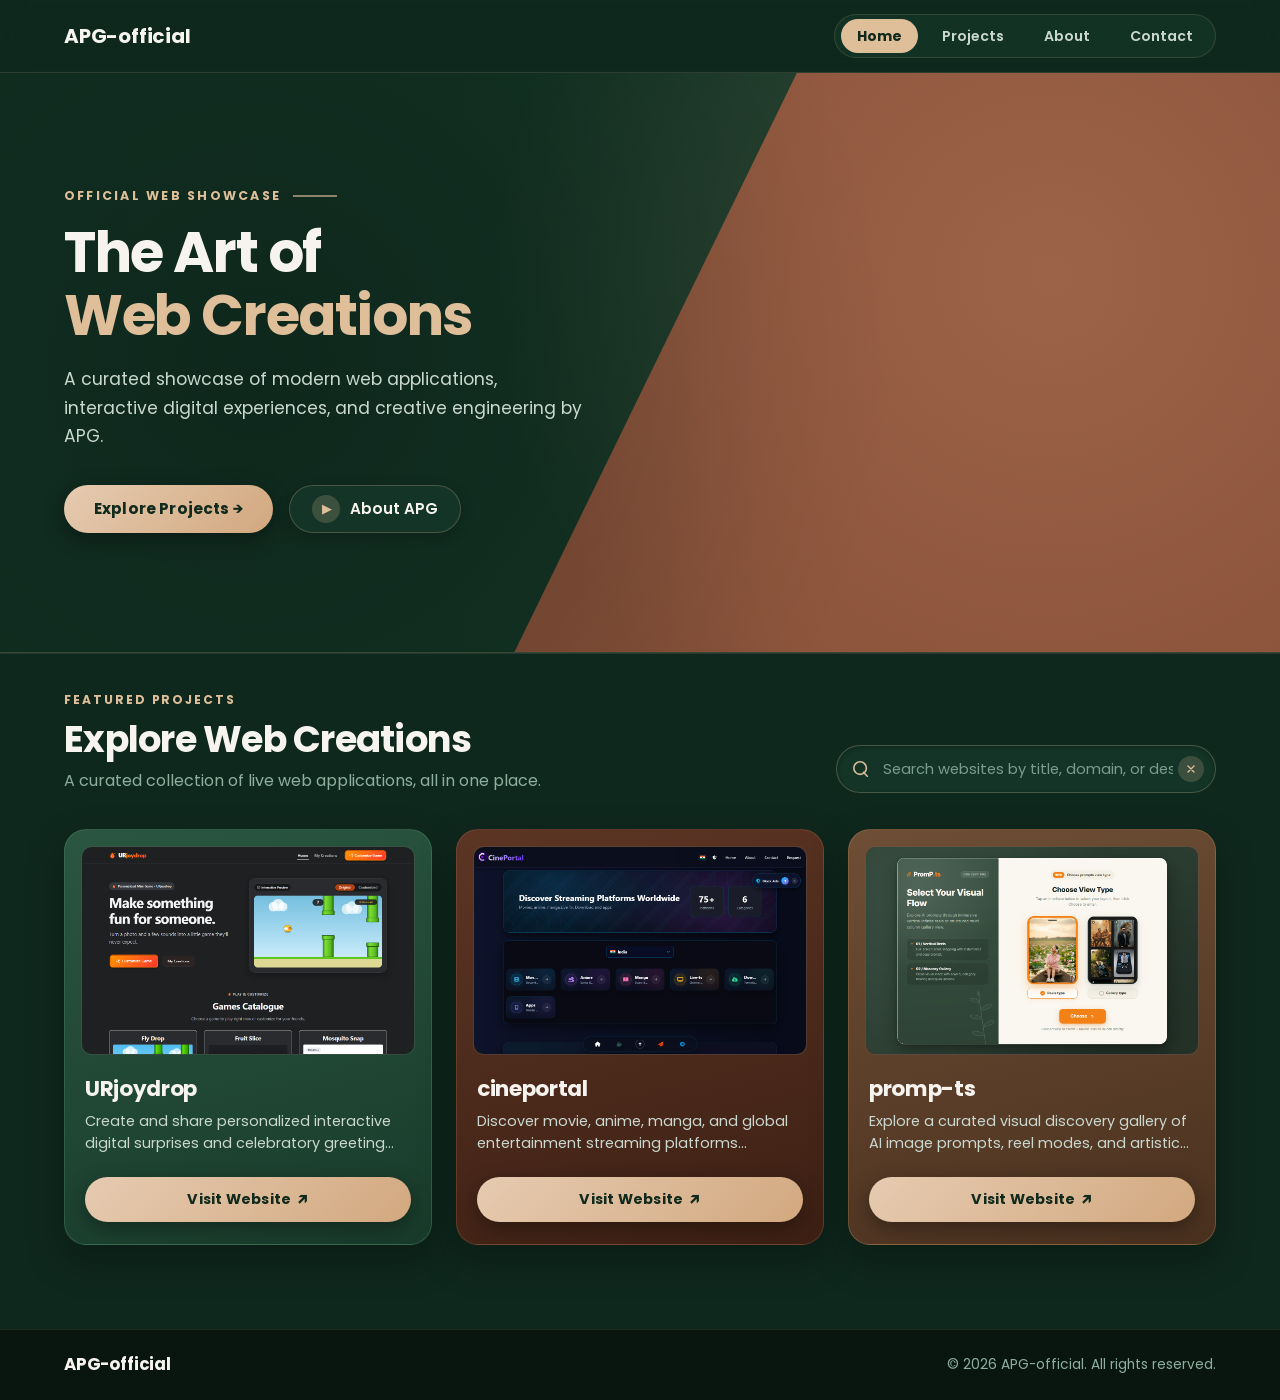
<file: index.html>
<!DOCTYPE html>
<html lang="en">
<head>
  <meta charset="UTF-8">
  <meta name="viewport" content="width=device-width, initial-scale=1.0">
  <title>APG-official — The Art of Web Creations</title>
  <meta name="description" content="A curated collection of official web creations and interactive applications by APG.">
  
  <!-- Google Fonts: Poppins & Outfit (Geometric Sans) -->
  <link rel="preconnect" href="https://fonts.googleapis.com">
  <link rel="preconnect" href="https://fonts.gstatic.com" crossorigin>
  <link href="https://fonts.googleapis.com/css2?family=Outfit:wght@400;500;600;700;800&family=Poppins:ital,wght@0,300;0,400;0,500;0,600;0,700;0,800;1,400;1,600&display=swap" rel="stylesheet">
  
  <!-- Stylesheet -->
  <link rel="stylesheet" href="css/style.css">
</head>
<body class="botanical-theme">

  <!-- Top Sticky Navigation Bar -->
  <header class="site-header">
    <div class="container header-inner">
      <a href="index.html" class="brand-logo" aria-label="APG-official home">
        <span class="brand-text">APG-official</span>
      </a>

      <nav class="nav-links" id="main-nav" aria-label="Main Navigation">
        <a href="index.html" class="nav-item active">Home</a>
        <a href="#gallery" class="nav-item">Projects</a>
        <a href="about/" class="nav-item">About</a>
        <a href="contact/" class="nav-item">Contact</a>
      </nav>

      <button type="button" class="hamburger-btn" id="hamburger-btn" aria-label="Toggle navigation menu" aria-expanded="false" aria-controls="main-nav">
        <span class="hamburger-line"></span>
        <span class="hamburger-line"></span>
        <span class="hamburger-line"></span>
      </button>
    </div>
  </header>

  <!-- Main Content Canvas -->
  <main>
    <!-- Hero Section (Botanical Luxury with APG Content) -->
    <section class="hero-section" aria-labelledby="hero-title">
      <div class="hero-bg-container" aria-hidden="true">
        <div class="hero-two-tone-bg"></div>
        <div class="hero-overlay"></div>
      </div>

      <div class="container hero-inner">
        <div class="hero-content">
          <div class="hero-eyebrow">
            <span class="eyebrow-text">OFFICIAL WEB SHOWCASE</span>
            <span class="eyebrow-line"></span>
          </div>

          <h1 id="hero-title" class="hero-heading">
            The Art of<br>
            <span class="hero-accent">Web Creations</span>
          </h1>

          <p class="hero-subtitle">
            A curated showcase of modern web applications, interactive digital experiences, and creative engineering by APG.
          </p>

          <div class="hero-cta-group">
            <a href="#gallery" class="btn-hero-primary">Explore Projects &rarr;</a>
            <a href="about/" class="btn-hero-secondary">
              <span class="play-icon-bubble">&#x25B6;</span>
              <span>About APG</span>
            </a>
          </div>
        </div>
      </div>
    </section>

    <!-- Featured Works Gallery Section -->
    <section id="gallery" class="gallery-section" aria-label="Website Gallery">
      <div class="container">
        <!-- Gallery Header with Integrated Search -->
        <div class="gallery-header-row">
          <div class="gallery-header-left">
            <div class="section-eyebrow">FEATURED PROJECTS</div>
            <h2 class="gallery-title">Explore Web Creations</h2>
            <p class="gallery-subtitle">A curated collection of live web applications, all in one place.</p>
          </div>

          <div class="search-wrapper">
            <div class="search-box">
              <svg class="search-icon" viewBox="0 0 20 20" fill="none" xmlns="http://www.w3.org/2000/svg" aria-hidden="true">
                <path d="M9 16A7 7 0 1 0 9 2a7 7 0 0 0 0 14Zm8 2-4.35-4.35" stroke="currentColor" stroke-width="1.75" stroke-linecap="round" stroke-linejoin="round"/>
              </svg>
              <input 
                type="text" 
                id="search-input" 
                class="search-input" 
                placeholder="Search websites by title, domain, or description..." 
                autocomplete="off"
                spellcheck="false"
                aria-label="Search websites by title, domain, or description"
              >
              <button 
                type="button" 
                id="search-clear" 
                class="search-clear-btn" 
                aria-label="Clear search query"
                hidden
              >
                <svg viewBox="0 0 16 16" fill="none" xmlns="http://www.w3.org/2000/svg" aria-hidden="true">
                  <path d="M4 4l8 8M12 4l-8 8" stroke="currentColor" stroke-width="1.75" stroke-linecap="round"/>
                </svg>
              </button>
            </div>
          </div>
        </div>

        <!-- Live Count / Active Search Info for Screen Readers -->
        <div id="results-count" class="visually-hidden" aria-live="polite"></div>

        <!-- Cards Grid (Dynamically Populated by js/script.js) -->
        <div id="gallery-grid" class="gallery-grid">
          <!-- Populated by js/script.js -->
        </div>

        <!-- Empty State Container -->
        <div id="empty-state" class="empty-state" hidden>
          <div class="empty-state-card">
            <div class="empty-state-icon" aria-hidden="true">
              <svg viewBox="0 0 24 24" fill="none" xmlns="http://www.w3.org/2000/svg">
                <circle cx="11" cy="11" r="7" stroke="currentColor" stroke-width="1.5"/>
                <path d="m20 20-3.5-3.5" stroke="currentColor" stroke-width="1.5" stroke-linecap="round"/>
                <path d="M8.5 11h5" stroke="currentColor" stroke-width="1.5" stroke-linecap="round"/>
              </svg>
            </div>
            <h3 class="empty-state-title">No matching websites found</h3>
            <p class="empty-state-desc">No web creations match your search query. Try checking for typos or resetting your search keyword.</p>
            <button type="button" id="empty-clear-btn" class="btn-clear-search">Clear search</button>
          </div>
        </div>
      </div>
    </section>
  </main>

  <!-- Minimal Footer -->
  <footer class="site-footer">
    <div class="container footer-inner">
      <div class="footer-brand">
        <span class="brand-text">APG-official</span>
      </div>
      <p class="footer-copy">&copy; 2026 APG-official. All rights reserved.</p>
    </div>
  </footer>

  <!-- Gallery JavaScript -->
  <script src="js/script.js"></script>
</body>
</html>
</file>
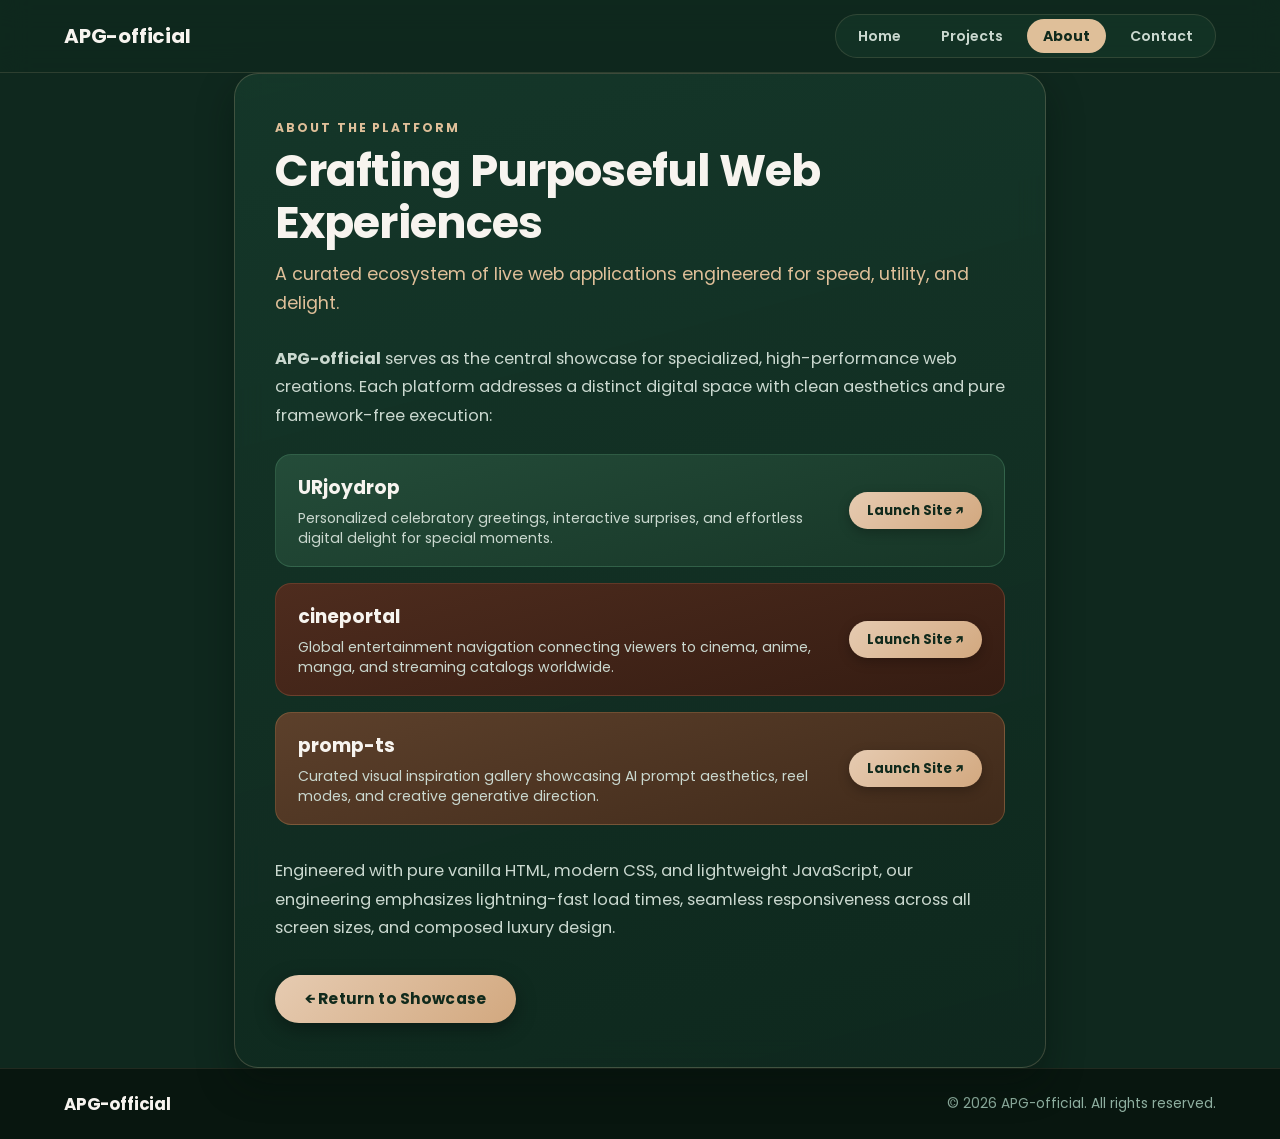
<file: about/index.html>
<!DOCTYPE html>
<html lang="en">
<head>
  <meta charset="UTF-8">
  <meta name="viewport" content="width=device-width, initial-scale=1.0">
  <title>About — APG-official</title>
  <meta name="description" content="Learn about APG-official and our curated suite of modern web applications.">
  
  <!-- Google Fonts: Poppins & Outfit (Geometric Sans) -->
  <link rel="preconnect" href="https://fonts.googleapis.com">
  <link rel="preconnect" href="https://fonts.gstatic.com" crossorigin>
  <link href="https://fonts.googleapis.com/css2?family=Outfit:wght@400;500;600;700;800&family=Poppins:ital,wght@0,300;0,400;0,500;0,600;0,700;0,800;1,400;1,600&display=swap" rel="stylesheet">
  
  <link rel="stylesheet" href="../css/style.css">
</head>
<body class="botanical-theme">

  <!-- Top Sticky Navigation Bar -->
  <header class="site-header">
    <div class="container header-inner">
      <a href="../index.html" class="brand-logo" aria-label="APG-official home">
        <span class="brand-text">APG-official</span>
      </a>

      <nav class="nav-links" id="main-nav" aria-label="Main Navigation">
        <a href="../index.html" class="nav-item">Home</a>
        <a href="../index.html#gallery" class="nav-item">Projects</a>
        <a href="../about/" class="nav-item active">About</a>
        <a href="../contact/" class="nav-item">Contact</a>
      </nav>

      <button type="button" class="hamburger-btn" id="hamburger-btn" aria-label="Toggle navigation menu" aria-expanded="false" aria-controls="main-nav">
        <span class="hamburger-line"></span>
        <span class="hamburger-line"></span>
        <span class="hamburger-line"></span>
      </button>
    </div>
  </header>

  <!-- Main Content Canvas -->
  <main>
    <section class="page-hero" aria-labelledby="about-title">
      <div class="container page-container">
        <div class="page-card">
          <div class="section-eyebrow">ABOUT THE PLATFORM</div>
          <h1 id="about-title" class="page-title">
            Crafting Purposeful Web Experiences
          </h1>
          <p class="page-subtitle">
            A curated ecosystem of live web applications engineered for speed, utility, and delight.
          </p>

          <p class="page-body-text">
            <strong>APG-official</strong> serves as the central showcase for specialized, high-performance web creations. Each platform addresses a distinct digital space with clean aesthetics and pure framework-free execution:
          </p>

          <!-- Tri-Color Platform Mini-Cards -->
          <div class="platform-mini-grid">
            <div class="platform-mini-card card-urjoydrop">
              <div class="platform-mini-info">
                <h3>URjoydrop</h3>
                <p>Personalized celebratory greetings, interactive surprises, and effortless digital delight for special moments.</p>
              </div>
              <a href="https://urjoydrop.apg-official.site/" target="_blank" rel="noopener noreferrer" class="platform-mini-link">
                Launch Site &#x2197;
              </a>
            </div>

            <div class="platform-mini-card card-cineportal">
              <div class="platform-mini-info">
                <h3>cineportal</h3>
                <p>Global entertainment navigation connecting viewers to cinema, anime, manga, and streaming catalogs worldwide.</p>
              </div>
              <a href="https://cineportal.online/" target="_blank" rel="noopener noreferrer" class="platform-mini-link">
                Launch Site &#x2197;
              </a>
            </div>

            <div class="platform-mini-card card-promp-ts">
              <div class="platform-mini-info">
                <h3>promp-ts</h3>
                <p>Curated visual inspiration gallery showcasing AI prompt aesthetics, reel modes, and creative generative direction.</p>
              </div>
              <a href="https://urprompts.apg-official.site/" target="_blank" rel="noopener noreferrer" class="platform-mini-link">
                Launch Site &#x2197;
              </a>
            </div>
          </div>

          <p class="page-body-text" style="margin-bottom: 32px;">
            Engineered with pure vanilla HTML, modern CSS, and lightweight JavaScript, our engineering emphasizes lightning-fast load times, seamless responsiveness across all screen sizes, and composed luxury design.
          </p>

          <a href="../index.html" class="btn-hero-primary" style="display: inline-flex;">
            &larr; Return to Showcase
          </a>
        </div>
      </div>
    </section>
  </main>

  <!-- Minimal Footer -->
  <footer class="site-footer">
    <div class="container footer-inner">
      <div class="footer-brand">
        <span class="brand-text">APG-official</span>
      </div>
      <p class="footer-copy">&copy; 2026 APG-official. All rights reserved.</p>
    </div>
  </footer>

  <script src="../js/script.js"></script>
</body>
</html>
</file>
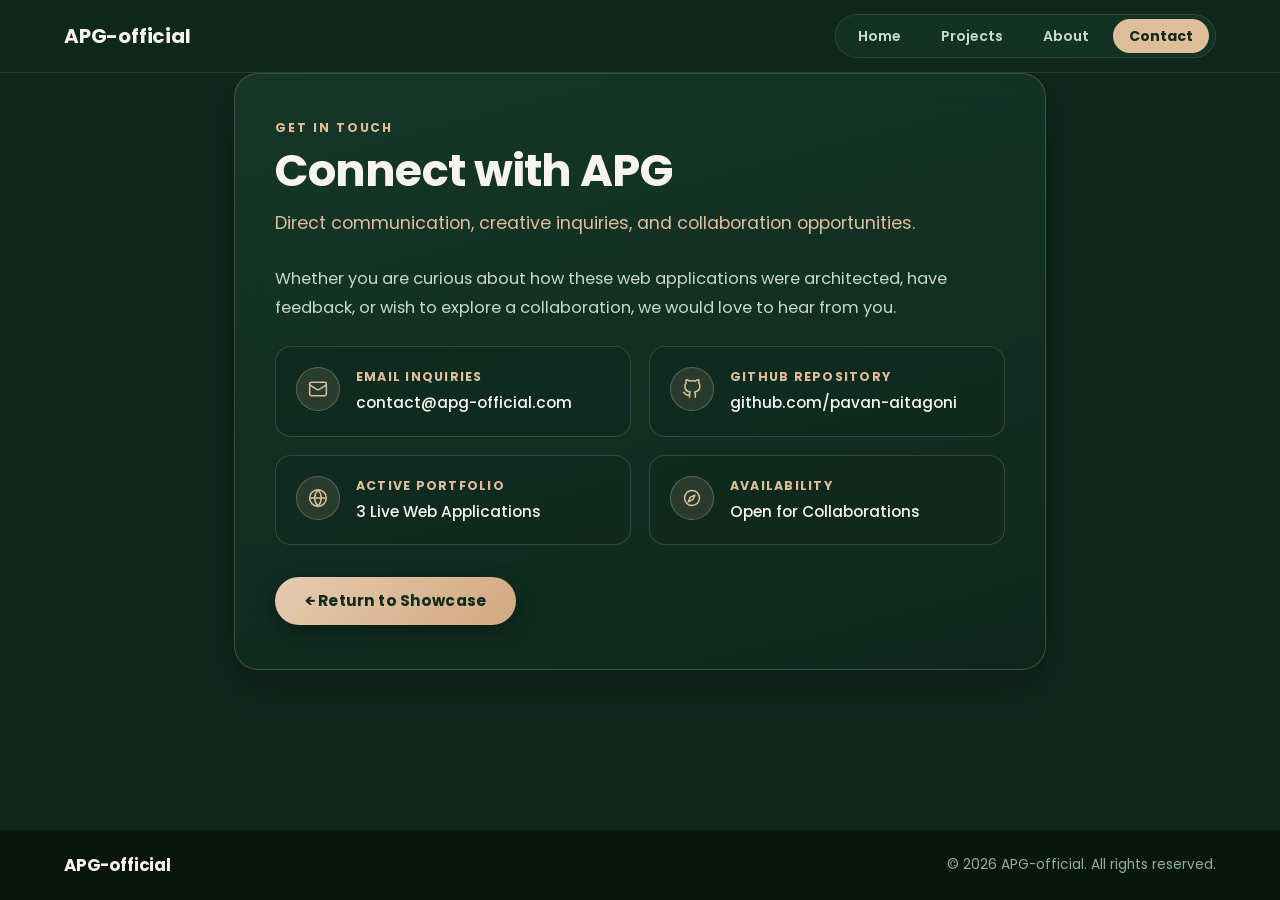
<file: contact/index.html>
<!DOCTYPE html>
<html lang="en">
<head>
  <meta charset="UTF-8">
  <meta name="viewport" content="width=device-width, initial-scale=1.0">
  <title>Contact — APG-official</title>
  <meta name="description" content="Get in touch with APG regarding web creations, collaborations, and platform inquiries.">
  
  <!-- Google Fonts: Poppins & Outfit (Geometric Sans) -->
  <link rel="preconnect" href="https://fonts.googleapis.com">
  <link rel="preconnect" href="https://fonts.gstatic.com" crossorigin>
  <link href="https://fonts.googleapis.com/css2?family=Outfit:wght@400;500;600;700;800&family=Poppins:ital,wght@0,300;0,400;0,500;0,600;0,700;0,800;1,400;1,600&display=swap" rel="stylesheet">
  
  <link rel="stylesheet" href="../css/style.css">
</head>
<body class="botanical-theme">

  <!-- Top Sticky Navigation Bar -->
  <header class="site-header">
    <div class="container header-inner">
      <a href="../index.html" class="brand-logo" aria-label="APG-official home">
        <span class="brand-text">APG-official</span>
      </a>

      <nav class="nav-links" id="main-nav" aria-label="Main Navigation">
        <a href="../index.html" class="nav-item">Home</a>
        <a href="../index.html#gallery" class="nav-item">Projects</a>
        <a href="../about/" class="nav-item">About</a>
        <a href="../contact/" class="nav-item active">Contact</a>
      </nav>

      <button type="button" class="hamburger-btn" id="hamburger-btn" aria-label="Toggle navigation menu" aria-expanded="false" aria-controls="main-nav">
        <span class="hamburger-line"></span>
        <span class="hamburger-line"></span>
        <span class="hamburger-line"></span>
      </button>
    </div>
  </header>

  <!-- Main Content Canvas -->
  <main>
    <section class="page-hero" aria-labelledby="contact-title">
      <div class="container page-container">
        <div class="page-card">
          <div class="section-eyebrow">GET IN TOUCH</div>
          <h1 id="contact-title" class="page-title">
            Connect with APG
          </h1>
          <p class="page-subtitle">
            Direct communication, creative inquiries, and collaboration opportunities.
          </p>

          <p class="page-body-text">
            Whether you are curious about how these web applications were architected, have feedback, or wish to explore a collaboration, we would love to hear from you.
          </p>

          <!-- Contact Cards Grid -->
          <div class="contact-grid">
            <div class="contact-card-item">
              <div class="contact-icon-bubble">
                <svg viewBox="0 0 24 24" fill="none" stroke="currentColor" stroke-width="1.8" stroke-linecap="round" stroke-linejoin="round">
                  <rect x="2" y="4" width="20" height="16" rx="2"/>
                  <path d="m22 7-8.97 5.7a1.94 1.94 0 0 1-2.06 0L2 7"/>
                </svg>
              </div>
              <div>
                <div class="contact-detail-label">Email Inquiries</div>
                <div class="contact-detail-val">
                  <a href="mailto:contact@apg-official.com">contact@apg-official.com</a>
                </div>
              </div>
            </div>

            <div class="contact-card-item">
              <div class="contact-icon-bubble">
                <svg viewBox="0 0 24 24" fill="none" stroke="currentColor" stroke-width="1.8" stroke-linecap="round" stroke-linejoin="round">
                  <path d="M9 19c-5 1.5-5-2.5-7-3m14 6v-3.87a3.37 3.37 0 0 0-.94-2.61c3.14-.35 6.44-1.54 6.44-7A5.44 5.44 0 0 0 20 4.77 5.07 5.07 0 0 0 19.91 1S18.73.65 16 2.48a13.38 13.38 0 0 0-7 0C6.27.65 5.09 1 5.09 1A5.07 5.07 0 0 0 5 4.77a5.44 5.44 0 0 0-1.5 3.78c0 5.42 3.3 6.61 6.44 7A3.37 3.37 0 0 0 9 18.13V22"/>
                </svg>
              </div>
              <div>
                <div class="contact-detail-label">GitHub Repository</div>
                <div class="contact-detail-val">
                  <a href="https://github.com/pavan-aitagoni" target="_blank" rel="noopener noreferrer">github.com/pavan-aitagoni</a>
                </div>
              </div>
            </div>

            <div class="contact-card-item">
              <div class="contact-icon-bubble">
                <svg viewBox="0 0 24 24" fill="none" stroke="currentColor" stroke-width="1.8" stroke-linecap="round" stroke-linejoin="round">
                  <circle cx="12" cy="12" r="10"/>
                  <line x1="2" y1="12" x2="22" y2="12"/>
                  <path d="M12 2a15.3 15.3 0 0 1 4 10 15.3 15.3 0 0 1-4 10 15.3 15.3 0 0 1-4-10 15.3 15.3 0 0 1 4-10z"/>
                </svg>
              </div>
              <div>
                <div class="contact-detail-label">Active Portfolio</div>
                <div class="contact-detail-val">3 Live Web Applications</div>
              </div>
            </div>

            <div class="contact-card-item">
              <div class="contact-icon-bubble">
                <svg viewBox="0 0 24 24" fill="none" stroke="currentColor" stroke-width="1.8" stroke-linecap="round" stroke-linejoin="round">
                  <circle cx="12" cy="12" r="9"/>
                  <path d="m15.5 8.5-2.5 5.5-5.5 2.5 2.5-5.5z"/>
                </svg>
              </div>
              <div>
                <div class="contact-detail-label">Availability</div>
                <div class="contact-detail-val">Open for Collaborations</div>
              </div>
            </div>
          </div>

          <a href="../index.html" class="btn-hero-primary" style="display: inline-flex;">
            &larr; Return to Showcase
          </a>
        </div>
      </div>
    </section>
  </main>

  <!-- Minimal Footer -->
  <footer class="site-footer">
    <div class="container footer-inner">
      <div class="footer-brand">
        <span class="brand-text">APG-official</span>
      </div>
      <p class="footer-copy">&copy; 2026 APG-official. All rights reserved.</p>
    </div>
  </footer>

  <script src="../js/script.js"></script>
</body>
</html>
</file>
<file: css/style.css>
/* ==========================================================================
   APG-official — Botanical Earth Luxury Portfolio & Web Showcase Theme
   Inspired by Botanical Luxury: Deep forest greens, warm terracotta clay,
   golden amber, fine typography, and tactile organic surfaces.
   Palette: #0F281E (Deep Forest), #16392B (Forest Mid), #8C5139 (Terracotta),
            #DFBF99 (Golden Sand), #CAD8CF (Pale Sage), #F7F4EF (Porcelain)
   ========================================================================== */

/* --- Design Tokens & Palette --- */
:root {
  /* Botanical Forest Palette */
  --forest-black: #08160F;
  --forest-deep: #0F281E;
  --forest-base: #16392B;
  --forest-mid: #1E4937;
  --forest-light: #2B5E47;
  
  /* Earthy Terracotta & Cinnamon Palette */
  --clay-terracotta: #8C5139;
  --clay-deep: #5E3322;
  --clay-dark: #3F2115;
  --clay-light: #AD684B;

  /* Golden Sand & Amber Accents */
  --sand-gold: #DFBF99;
  --sand-gold-hover: #ECDBBF;
  --sand-deep: #B58B5C;
  --sand-cream: #F5EDE4;
  --sand-porcelain: #F7F4EF;

  /* Sage & Eucalyptus Tones */
  --sage-green: #3D6E53;
  --sage-dark: #274A37;
  --sage-light: #5A9573;
  --sage-mint: #CAD8CF;

  /* Surfaces & Backgrounds */
  --surface-page: #0F281E;
  --surface-capsule: rgba(22, 57, 43, 0.88);
  --surface-card-default: #173B2C;
  --surface-pill: rgba(255, 255, 255, 0.12);

  /* Typography Colors */
  --text-primary: #F7F4EF;
  --text-secondary: #CAD8CF;
  --text-muted: #8EAFA0;
  --text-accent: #DFBF99;

  /* Hairlines & Borders */
  --border-subtle: rgba(223, 191, 153, 0.18);
  --border-card: rgba(223, 191, 153, 0.22);
  --border-focus: #DFBF99;

  /* Golden Sand Pill Button */
  --btn-sand-gradient: linear-gradient(135deg, #E6CBB1 0%, #D2A87F 100%);
  --btn-sand-hover: linear-gradient(135deg, #F0D9C2 0%, #DCB48D 100%);
  --btn-sand-active: linear-gradient(135deg, #D4B294 0%, #C3976C 100%);
  --btn-sand-text: #112A1C;
  --btn-shadow: 0 6px 20px rgba(0, 0, 0, 0.35);
  --btn-shadow-hover: 0 10px 28px rgba(0, 0, 0, 0.45);

  /* Shadows */
  --shadow-card: 0 16px 36px rgba(4, 14, 9, 0.4);
  --shadow-card-hover: 0 24px 48px rgba(4, 14, 9, 0.6);

  /* Typography Pairing (Modern Geometric Sans — Poppins & Outfit) */
  --font-display: 'Poppins', 'Outfit', -apple-system, BlinkMacSystemFont, 'Segoe UI', sans-serif;
  --font-sans: 'Poppins', 'Outfit', -apple-system, BlinkMacSystemFont, 'Segoe UI', Roboto, sans-serif;

  /* Layout Metrics */
  --max-width: 1200px;
  --container-padding: 24px;
  --radius-card: 22px;
  --radius-pill: 9999px;
  --radius-thumb: 12px;

  /* Transitions */
  --transition-fast: 0.18s ease;
  --transition-normal: 0.28s ease-in-out;
}

/* --- Base & Reset --- */
*, *::before, *::after {
  box-sizing: border-box;
  margin: 0;
  padding: 0;
}

html {
  font-size: 16px;
  scroll-behavior: smooth;
  -webkit-text-size-adjust: 100%;
}

body.botanical-theme {
  font-family: var(--font-sans);
  background-color: var(--surface-page);
  color: var(--text-secondary);
  min-height: 100vh;
  display: flex;
  flex-direction: column;
  line-height: 1.6;
  -webkit-font-smoothing: antialiased;
  -moz-osx-font-smoothing: grayscale;
  overflow-x: hidden;
}

main {
  flex: 1 0 auto;
}

img {
  display: block;
  max-width: 100%;
  height: auto;
}

button, input {
  font-family: inherit;
}

a {
  color: inherit;
  text-decoration: none;
}

/* --- Common Container --- */
.container {
  width: 100%;
  max-width: var(--max-width);
  margin-left: auto;
  margin-right: auto;
  padding-left: var(--container-padding);
  padding-right: var(--container-padding);
}

.visually-hidden {
  position: absolute;
  width: 1px;
  height: 1px;
  padding: 0;
  margin: -1px;
  overflow: hidden;
  clip: rect(0, 0, 0, 0);
  white-space: nowrap;
  border: 0;
}

/* ==========================================================================
   Header & Navigation
   ========================================================================== */
.site-header {
  position: sticky;
  top: 0;
  z-index: 100;
  background-color: rgba(15, 40, 30, 0.88);
  backdrop-filter: blur(14px);
  -webkit-backdrop-filter: blur(14px);
  border-bottom: 1px solid rgba(223, 191, 153, 0.15);
  transition: background-color var(--transition-fast), border-color var(--transition-fast);
}

.header-inner {
  height: 72px;
  display: flex;
  align-items: center;
  justify-content: space-between;
  position: relative;
}

.brand-logo {
  display: inline-flex;
  align-items: center;
  gap: 10px;
  color: var(--text-primary);
  text-decoration: none;
  transition: opacity var(--transition-fast);
}

.brand-logo:hover {
  opacity: 0.9;
}

.brand-text {
  font-family: var(--font-display);
  font-size: 1.25rem;
  font-weight: 700;
  letter-spacing: -0.01em;
  color: var(--text-primary);
}

.nav-links {
  display: flex;
  align-items: center;
  gap: 8px;
  background-color: rgba(22, 57, 43, 0.6);
  padding: 4px 6px;
  border-radius: var(--radius-pill);
  border: 1px solid rgba(223, 191, 153, 0.15);
}

.nav-item {
  font-size: 0.88rem;
  font-weight: 600;
  color: var(--text-secondary);
  padding: 6px 16px;
  border-radius: var(--radius-pill);
  transition: color var(--transition-fast), background-color var(--transition-fast);
}

.nav-item:hover {
  color: var(--text-primary);
  background-color: rgba(223, 191, 153, 0.1);
}

.nav-item.active {
  color: var(--btn-sand-text);
  background-color: var(--sand-gold);
  font-weight: 700;
}

/* Hamburger Menu Toggle (Hidden on Desktop) */
.hamburger-btn {
  display: none;
  width: 42px;
  height: 42px;
  align-items: center;
  justify-content: center;
  flex-direction: column;
  gap: 5px;
  background: rgba(22, 57, 43, 0.65);
  border: 1px solid rgba(223, 191, 153, 0.2);
  border-radius: 12px;
  cursor: pointer;
  padding: 0;
  color: var(--text-primary);
  transition: background-color var(--transition-fast), border-color var(--transition-fast), transform var(--transition-fast);
  z-index: 101;
}

.hamburger-btn:hover {
  background: rgba(22, 57, 43, 0.95);
  border-color: rgba(223, 191, 153, 0.45);
}

.hamburger-btn:focus-visible {
  outline: 2px solid var(--sand-gold);
  outline-offset: 2px;
}

.hamburger-line {
  display: block;
  width: 20px;
  height: 2px;
  background-color: var(--text-primary);
  border-radius: 2px;
  transition: transform 0.25s cubic-bezier(0.16, 1, 0.3, 1), opacity 0.2s ease;
  transform-origin: center;
}

/* Animated Morph from Hamburger to 'X' */
.hamburger-btn[aria-expanded="true"] .hamburger-line:nth-child(1) {
  transform: translateY(7px) rotate(45deg);
}

.hamburger-btn[aria-expanded="true"] .hamburger-line:nth-child(2) {
  opacity: 0;
  transform: scaleX(0);
}

.hamburger-btn[aria-expanded="true"] .hamburger-line:nth-child(3) {
  transform: translateY(-7px) rotate(-45deg);
}

/* ==========================================================================
   Hero Section (Botanical Luxury)
   ========================================================================== */
.hero-section {
  position: relative;
  min-height: 580px;
  display: flex;
  flex-direction: column;
  justify-content: center;
  overflow: hidden;
  padding-top: 60px;
  padding-bottom: 70px;
  background-color: var(--forest-deep);
  border-bottom: 1px solid rgba(223, 191, 153, 0.18);
}

.hero-bg-container {
  position: absolute;
  top: 0;
  left: 0;
  width: 100%;
  height: 100%;
  z-index: 1;
  overflow: hidden;
}

/* Mathematically perfect, razor-sharp two-tone diagonal background (Forest Green & Terracotta Brown) */
.hero-two-tone-bg {
  position: absolute;
  top: 0;
  left: 0;
  width: 100%;
  height: 100%;
  background: 
    radial-gradient(circle at 82% 35%, rgba(255, 195, 150, 0.16) 0%, transparent 50%),
    radial-gradient(circle at 20% 50%, rgba(0, 0, 0, 0.25) 0%, transparent 60%),
    linear-gradient(116deg, #133425 0%, #133425 calc(51% - 0.5px), #895139 calc(51% + 0.5px), #895139 100%);
}

.hero-overlay {
  position: absolute;
  top: 0;
  left: 0;
  width: 100%;
  height: 100%;
  pointer-events: none;
  background: linear-gradient(
    90deg, 
    rgba(15, 40, 30, 0.35) 0%, 
    rgba(15, 40, 30, 0.1) 35%, 
    transparent 60%
  );
}

.hero-inner {
  position: relative;
  z-index: 2;
}

.hero-content {
  max-width: 600px;
}

.hero-eyebrow {
  display: inline-flex;
  align-items: center;
  gap: 12px;
  margin-bottom: 16px;
}

.eyebrow-text {
  font-size: 0.78rem;
  font-weight: 700;
  letter-spacing: 0.18em;
  color: var(--sand-gold);
  text-transform: uppercase;
}

.eyebrow-line {
  width: 44px;
  height: 1.5px;
  background: var(--sand-gold);
  opacity: 0.6;
}

.hero-heading {
  font-family: var(--font-display);
  font-size: 3.5rem;
  font-weight: 700;
  color: var(--text-primary);
  line-height: 1.12;
  letter-spacing: -0.025em;
  margin-bottom: 18px;
}

.hero-accent {
  color: var(--sand-gold);
  display: inline-block;
}

.hero-subtitle {
  font-size: 1.08rem;
  line-height: 1.65;
  color: var(--text-secondary);
  margin-bottom: 34px;
  max-width: 520px;
}

.hero-cta-group {
  display: flex;
  align-items: center;
  gap: 16px;
  flex-wrap: wrap;
}

/* Sand Golden Pill Button (Inspired by "Heses Roge" in Mockup) */
.btn-hero-primary {
  display: inline-flex;
  align-items: center;
  justify-content: center;
  min-height: 48px;
  padding: 0 30px;
  font-size: 0.96rem;
  font-weight: 700;
  letter-spacing: 0.01em;
  color: var(--btn-sand-text);
  background: var(--btn-sand-gradient);
  border-radius: var(--radius-pill);
  box-shadow: var(--btn-shadow);
  transition: transform var(--transition-fast), box-shadow var(--transition-fast);
}

.btn-hero-primary:hover {
  background: var(--btn-sand-hover);
  box-shadow: var(--btn-shadow-hover);
  transform: translateY(-2px);
}

.btn-hero-secondary {
  display: inline-flex;
  align-items: center;
  gap: 10px;
  min-height: 48px;
  padding: 0 22px;
  font-size: 0.95rem;
  font-weight: 600;
  color: var(--text-primary);
  background: rgba(22, 57, 43, 0.7);
  backdrop-filter: blur(8px);
  border: 1px solid rgba(223, 191, 153, 0.25);
  border-radius: var(--radius-pill);
  box-shadow: 0 4px 14px rgba(0, 0, 0, 0.2);
  transition: background var(--transition-fast), transform var(--transition-fast), border-color var(--transition-fast);
}

.btn-hero-secondary:hover {
  background: rgba(30, 73, 55, 0.9);
  border-color: var(--sand-gold);
  transform: translateY(-2px);
}

.play-icon-bubble {
  width: 28px;
  height: 28px;
  border-radius: 50%;
  background: rgba(223, 191, 153, 0.2);
  color: var(--sand-gold);
  display: flex;
  align-items: center;
  justify-content: center;
  font-size: 0.72rem;
  padding-left: 2px;
}

}

/* ==========================================================================
   Dedicated Pages (About & Contact — Botanical Luxury Theme)
   ========================================================================== */
.page-hero {
  padding-top: 50px;
  padding-bottom: 80px;
  background-color: var(--forest-deep);
}

.page-container {
  max-width: 860px;
  margin-left: auto;
  margin-right: auto;
}

.page-card {
  background: linear-gradient(165deg, rgba(22, 57, 43, 0.88) 0%, rgba(15, 40, 30, 0.96) 100%);
  backdrop-filter: blur(14px);
  -webkit-backdrop-filter: blur(14px);
  border: 1px solid rgba(223, 191, 153, 0.22);
  border-radius: 24px;
  padding: 44px 40px;
  box-shadow: var(--shadow-card);
}

.page-title {
  font-family: var(--font-display);
  font-size: 2.8rem;
  font-weight: 700;
  color: var(--text-primary);
  line-height: 1.15;
  letter-spacing: -0.02em;
  margin-bottom: 12px;
}

.page-subtitle {
  font-size: 1.1rem;
  color: var(--sand-gold);
  line-height: 1.6;
  margin-bottom: 28px;
}

.page-body-text {
  font-size: 1.02rem;
  line-height: 1.75;
  color: var(--text-secondary);
  margin-bottom: 24px;
}

/* About Platforms Mini-Cards */
.platform-mini-grid {
  display: grid;
  grid-template-columns: 1fr;
  gap: 16px;
  margin-top: 24px;
  margin-bottom: 32px;
}

.platform-mini-card {
  padding: 18px 22px;
  border-radius: 16px;
  border: 1px solid rgba(223, 191, 153, 0.2);
  display: flex;
  align-items: center;
  justify-content: space-between;
  gap: 18px;
  transition: transform var(--transition-fast), border-color var(--transition-fast);
}

.platform-mini-card:hover {
  transform: translateY(-2px);
  border-color: var(--sand-gold);
}

.platform-mini-card.card-urjoydrop {
  background: linear-gradient(165deg, #244C39 0%, #173627 100%);
}

.platform-mini-card.card-cineportal {
  background: linear-gradient(165deg, #4E2C1E 0%, #351C12 100%);
}

.platform-mini-card.card-promp-ts {
  background: linear-gradient(165deg, #5C402B 0%, #402A1A 100%);
}

.platform-mini-info h3 {
  font-family: var(--font-display);
  font-size: 1.18rem;
  color: var(--text-primary);
  margin-bottom: 4px;
}

.platform-mini-info p {
  font-size: 0.88rem;
  color: var(--text-secondary);
  line-height: 1.45;
}

.platform-mini-link {
  flex-shrink: 0;
  display: inline-flex;
  align-items: center;
  justify-content: center;
  padding: 8px 18px;
  font-size: 0.82rem;
  font-weight: 700;
  color: var(--btn-sand-text);
  background: var(--btn-sand-gradient);
  border-radius: var(--radius-pill);
  box-shadow: 0 4px 12px rgba(0, 0, 0, 0.25);
  transition: transform var(--transition-fast), box-shadow var(--transition-fast);
}

.platform-mini-link:hover {
  background: var(--btn-sand-hover);
  transform: translateY(-1px);
}

/* Contact List & Info Cards */
.contact-grid {
  display: grid;
  grid-template-columns: repeat(2, 1fr);
  gap: 18px;
  margin-top: 24px;
  margin-bottom: 32px;
}

.contact-card-item {
  background: rgba(15, 40, 30, 0.6);
  border: 1px solid rgba(223, 191, 153, 0.2);
  border-radius: 16px;
  padding: 20px;
  display: flex;
  align-items: flex-start;
  gap: 16px;
  transition: border-color var(--transition-fast), transform var(--transition-fast);
}

.contact-card-item:hover {
  border-color: var(--sand-gold);
  transform: translateY(-2px);
}

.contact-icon-bubble {
  width: 44px;
  height: 44px;
  border-radius: 50%;
  background: rgba(223, 191, 153, 0.12);
  border: 1px solid rgba(223, 191, 153, 0.3);
  color: var(--sand-gold);
  display: flex;
  align-items: center;
  justify-content: center;
  flex-shrink: 0;
}

.contact-icon-bubble svg {
  width: 20px;
  height: 20px;
}

.contact-detail-label {
  font-size: 0.78rem;
  font-weight: 700;
  text-transform: uppercase;
  letter-spacing: 0.1em;
  color: var(--sand-gold);
  margin-bottom: 4px;
}

.contact-detail-val {
  font-size: 0.96rem;
  color: var(--text-primary);
  font-weight: 500;
  word-break: break-all;
}

.contact-detail-val a:hover {
  color: var(--sand-gold);
  text-decoration: underline;
}

/* ==========================================================================
   Featured Works Gallery Section
   ========================================================================== */
.gallery-section {
  padding-top: 36px;
  padding-bottom: 84px;
  background-color: var(--forest-deep);
  border-top: 1px solid rgba(223, 191, 153, 0.12);
}

.gallery-header-row {
  display: flex;
  align-items: flex-end;
  justify-content: space-between;
  gap: 32px;
  margin-bottom: 36px;
}

.section-eyebrow {
  font-size: 0.76rem;
  font-weight: 700;
  letter-spacing: 0.16em;
  color: var(--sand-gold);
  text-transform: uppercase;
  margin-bottom: 8px;
}

.gallery-title {
  font-family: var(--font-display);
  font-size: 2.3rem;
  font-weight: 700;
  color: var(--text-primary);
  letter-spacing: -0.02em;
  line-height: 1.2;
}

.gallery-subtitle {
  margin-top: 6px;
  font-size: 1rem;
  color: var(--text-muted);
}

.search-wrapper {
  flex: 0 0 380px;
  max-width: 100%;
}

.search-box {
  position: relative;
  display: flex;
  align-items: center;
  width: 100%;
}

.search-icon {
  position: absolute;
  left: 16px;
  width: 18px;
  height: 18px;
  color: var(--sand-gold);
  pointer-events: none;
}

.search-input {
  width: 100%;
  height: 48px;
  padding: 0 42px 0 46px;
  font-size: 0.92rem;
  color: var(--text-primary);
  background-color: rgba(22, 57, 43, 0.7);
  border: 1.5px solid rgba(223, 191, 153, 0.25);
  border-radius: var(--radius-pill);
  box-shadow: inset 0 2px 4px rgba(0, 0, 0, 0.2);
  transition: border-color var(--transition-fast), background-color var(--transition-fast), box-shadow var(--transition-fast);
}

.search-input::placeholder {
  color: var(--text-muted);
  opacity: 0.85;
}

.search-input:focus {
  outline: none;
  background-color: rgba(26, 68, 51, 0.95);
  border-color: var(--sand-gold);
  box-shadow: 0 0 0 4px rgba(223, 191, 153, 0.2);
}

.search-clear-btn {
  position: absolute;
  right: 12px;
  width: 26px;
  height: 26px;
  display: flex;
  align-items: center;
  justify-content: center;
  background: rgba(223, 191, 153, 0.2);
  border: none;
  border-radius: 50%;
  color: var(--sand-gold);
  cursor: pointer;
  padding: 0;
  transition: background-color var(--transition-fast);
}

.search-clear-btn svg {
  width: 12px;
  height: 12px;
}

/* ==========================================================================
   Gallery Grid & Cards (Botanical Earthy Tri-Color Tones)
   ========================================================================== */
.gallery-grid {
  display: grid;
  grid-template-columns: repeat(3, 1fr);
  gap: 24px;
}

.card {
  position: relative;
  display: flex;
  flex-direction: column;
  height: 100%;
  border-radius: var(--radius-card);
  overflow: hidden;
  box-shadow: var(--shadow-card);
  transition: transform 0.25s ease, box-shadow 0.25s ease, border-color 0.25s ease;
  border: 1px solid rgba(223, 191, 153, 0.2);
}

.card:hover {
  transform: translateY(-4px);
  box-shadow: var(--shadow-card-hover);
  border-color: var(--sand-gold);
}

/* Card 1: Sage / Moss Green (URjoydrop) */
.card-urjoydrop {
  background: linear-gradient(165deg, #2A5641 0%, #193B2B 100%);
  border-color: rgba(90, 160, 120, 0.3);
}

/* Card 2: Warm Terracotta / Chocolate (cineportal) */
.card-cineportal {
  background: linear-gradient(165deg, #5C3524 0%, #3D2014 100%);
  border-color: rgba(180, 110, 80, 0.3);
}

/* Card 3: Caramel / Cinnamon (promp-ts) */
.card-promp-ts {
  background: linear-gradient(165deg, #6E4E35 0%, #4A311F 100%);
  border-color: rgba(200, 145, 95, 0.3);
}

/* 16:10 Thumbnail Preview (Inset with 10px Radius) */
.card-thumbnail-wrap {
  position: relative;
  margin: 16px 16px 0 16px;
  aspect-ratio: 16 / 10;
  overflow: hidden;
  border-radius: 10px;
  background-color: rgba(0, 0, 0, 0.25);
  border: 1px solid rgba(255, 255, 255, 0.12);
}

.card-thumbnail {
  width: 100%;
  height: 100%;
  object-fit: cover;
  object-position: top center;
  border-radius: 10px;
  display: block;
  transition: transform 0.35s ease;
}

.card:hover .card-thumbnail {
  transform: scale(1.03);
}

.card-thumbnail-fallback {
  width: 100%;
  height: 100%;
  display: flex;
  flex-direction: column;
  align-items: center;
  justify-content: center;
  gap: 8px;
  background: rgba(0, 0, 0, 0.3);
  color: var(--sand-gold);
  font-size: 0.88rem;
  font-weight: 600;
  text-align: center;
  padding: 16px;
}

.card-thumbnail-fallback svg {
  width: 28px;
  height: 28px;
  opacity: 0.8;
}

/* Card Body Content */
.card-body {
  display: flex;
  flex-direction: column;
  flex: 1 0 auto;
  padding: 20px 20px 22px;
}

.card-title {
  font-family: var(--font-display);
  font-size: 1.35rem;
  font-weight: 700;
  color: var(--text-primary);
  line-height: 1.25;
  letter-spacing: -0.015em;
  margin-bottom: 8px;
}

.card-desc {
  font-size: 0.9rem;
  line-height: 1.55;
  color: var(--text-secondary);
  margin-bottom: 22px;
  display: -webkit-box;
  -webkit-line-clamp: 2;
  -webkit-box-orient: vertical;
  overflow: hidden;
  text-overflow: ellipsis;
}

/* Card Footer & Golden Sand Action Button */
.card-footer {
  margin-top: auto;
}

.card-cta {
  display: inline-flex;
  align-items: center;
  justify-content: center;
  width: 100%;
  min-height: 44px;
  padding: 11px 20px;
  font-size: 0.9rem;
  font-weight: 700;
  letter-spacing: 0.015em;
  color: var(--btn-sand-text);
  background: var(--btn-sand-gradient);
  border: none;
  border-radius: var(--radius-pill);
  text-decoration: none;
  cursor: pointer;
  box-shadow: var(--btn-shadow);
  transition: transform var(--transition-fast), filter var(--transition-fast), box-shadow var(--transition-fast);
}

.card-cta:hover {
  background: var(--btn-sand-hover);
  box-shadow: var(--btn-shadow-hover);
  transform: translateY(-2px);
}

.card-cta:active {
  background: var(--btn-sand-active);
  transform: translateY(0);
}

.cta-arrow {
  margin-left: 6px;
  font-size: 1.05rem;
  line-height: 1;
  display: inline-block;
  transition: transform var(--transition-fast);
}

.card-cta:hover .cta-arrow {
  transform: translate(2px, -2px);
}

/* --- Empty Search State --- */
.empty-state {
  padding: 48px 0;
}

.empty-state-card {
  max-width: 460px;
  margin: 0 auto;
  text-align: center;
  padding: 40px 28px;
  background-color: var(--surface-card-default);
  border: 1px solid rgba(223, 191, 153, 0.25);
  border-radius: var(--radius-card);
  box-shadow: var(--shadow-card);
}

.empty-state-icon {
  width: 52px;
  height: 52px;
  margin: 0 auto 16px;
  display: flex;
  align-items: center;
  justify-content: center;
  color: var(--sand-gold);
  background: rgba(223, 191, 153, 0.12);
  border-radius: 50%;
}

.empty-state-icon svg {
  width: 28px;
  height: 28px;
}

.empty-state-title {
  font-family: var(--font-display);
  font-size: 1.35rem;
  font-weight: 700;
  color: var(--text-primary);
  margin-bottom: 8px;
}

.empty-state-desc {
  font-size: 0.94rem;
  color: var(--text-secondary);
  line-height: 1.55;
  margin-bottom: 22px;
}

.btn-clear-search {
  display: inline-flex;
  align-items: center;
  justify-content: center;
  min-height: 42px;
  padding: 0 24px;
  font-size: 0.9rem;
  font-weight: 700;
  color: var(--btn-sand-text);
  background: var(--btn-sand-gradient);
  border: none;
  border-radius: var(--radius-pill);
  cursor: pointer;
  box-shadow: var(--btn-shadow);
  transition: transform var(--transition-fast), box-shadow var(--transition-fast);
}

.btn-clear-search:hover {
  background: var(--btn-sand-hover);
  box-shadow: var(--btn-shadow-hover);
  transform: translateY(-1px);
}

/* --- Minimal Footer --- */
.site-footer {
  margin-top: auto;
  background-color: var(--forest-black);
  border-top: 1px solid rgba(223, 191, 153, 0.12);
}

.footer-inner {
  height: 70px;
  display: flex;
  align-items: center;
  justify-content: space-between;
}

.footer-brand .brand-text {
  font-size: 1.05rem;
  color: var(--text-primary);
}

.footer-copy {
  font-size: 0.86rem;
  color: var(--text-muted);
}

/* ==========================================================================
   Responsive Breakpoints
   ========================================================================== */

/* Tablet & Mobile Navigation (< 1024px) */
@media (max-width: 1023px) {
  .hamburger-btn {
    display: inline-flex;
  }

  .nav-links {
    position: absolute;
    top: calc(100% + 8px);
    right: 0;
    width: min(220px, calc(100vw - 32px));
    background: rgba(15, 40, 30, 0.97);
    backdrop-filter: blur(20px);
    -webkit-backdrop-filter: blur(20px);
    border: 1px solid rgba(223, 191, 153, 0.22);
    border-radius: 16px;
    padding: 8px;
    flex-direction: column;
    align-items: stretch;
    gap: 4px;
    box-shadow: 0 16px 36px rgba(0, 0, 0, 0.55), 0 0 0 1px rgba(223, 191, 153, 0.1);
    opacity: 0;
    visibility: hidden;
    transform: translateY(-8px);
    transition: opacity 0.24s cubic-bezier(0.16, 1, 0.3, 1), transform 0.24s cubic-bezier(0.16, 1, 0.3, 1), visibility 0.24s;
    pointer-events: none;
    z-index: 1000;
  }

  .nav-links.is-open {
    opacity: 1;
    visibility: visible;
    transform: translateY(0);
    pointer-events: auto;
  }

  .nav-item {
    display: flex;
    align-items: center;
    justify-content: flex-start;
    padding: 10px 16px;
    font-size: 0.92rem;
    font-weight: 600;
    border-radius: 10px;
    color: var(--text-secondary);
    white-space: nowrap;
    transition: background-color var(--transition-fast), color var(--transition-fast);
  }

  .nav-item:hover {
    color: var(--text-primary);
    background-color: rgba(223, 191, 153, 0.12);
  }

  .nav-item.active {
    background: var(--sand-gold);
    color: var(--btn-sand-text);
    font-weight: 700;
  }

  .hero-heading {
    font-size: 2.8rem;
  }

  .gallery-grid {
    grid-template-columns: repeat(2, 1fr);
    gap: 20px;
  }

  .gallery-header-row {
    flex-direction: column;
    align-items: stretch;
    gap: 20px;
  }

  .search-wrapper {
    flex: 1 1 auto;
    width: 100%;
  }
}

/* Mobile (< 768px) */
@media (max-width: 767px) {
  :root {
    --container-padding: 14px;
  }

  .header-inner {
    height: 60px;
  }

  .brand-logo {
    flex-shrink: 0;
  }

  .brand-text {
    font-size: 1.05rem;
    white-space: nowrap;
  }

  .hero-section {
    padding-top: 36px;
    padding-bottom: 50px;
    min-height: auto;
  }

  /* Clear brown and green split in mobile view */
  .hero-two-tone-bg {
    background: 
      radial-gradient(circle at 85% 25%, rgba(255, 195, 150, 0.15) 0%, transparent 45%),
      linear-gradient(124deg, #133425 0%, #133425 calc(52% - 0.5px), #895139 calc(52% + 0.5px), #895139 100%);
  }

  .hero-overlay {
    background: linear-gradient(
      90deg,
      rgba(15, 40, 30, 0.4) 0%,
      rgba(15, 40, 30, 0.1) 40%,
      transparent 70%
    );
  }

  .hero-content {
    max-width: 250px;
  }

  .hero-heading {
    font-size: 2.1rem;
    line-height: 1.15;
  }

  .hero-subtitle {
    font-size: 0.92rem;
    line-height: 1.5;
    margin-bottom: 22px;
  }

  .hero-cta-group {
    flex-direction: column;
    align-items: flex-start;
    gap: 12px;
  }

  .page-hero {
    padding-top: 32px;
    padding-bottom: 60px;
  }

  .page-card {
    padding: 26px 18px;
    border-radius: 20px;
  }

  .page-title {
    font-size: 2.1rem;
  }

  .contact-grid {
    grid-template-columns: 1fr;
    gap: 12px;
  }

  .platform-mini-card {
    flex-direction: column;
    align-items: flex-start;
    gap: 14px;
  }

  .gallery-section {
    padding-top: 32px;
    padding-bottom: 60px;
  }

  .gallery-title {
    font-size: 1.75rem;
  }

  .gallery-header-row {
    margin-bottom: 24px;
  }

  /* Two cards per row on mobile */
  .gallery-grid {
    grid-template-columns: repeat(2, 1fr);
    gap: 12px;
  }

  .card {
    border-radius: 16px;
    box-shadow: 0 10px 24px rgba(0, 0, 0, 0.35);
  }

  .card-thumbnail-wrap {
    margin: 10px 10px 0 10px;
    border-radius: 8px;
  }

  .card-thumbnail {
    border-radius: 8px;
  }

  .card-body {
    padding: 10px 8px 12px;
  }

  .card-title {
    font-size: 1.05rem;
    margin-bottom: 6px;
  }

  .card-desc {
    font-size: 0.76rem;
    line-height: 1.35;
    margin-bottom: 10px;
    -webkit-line-clamp: 2;
  }

  .card-cta {
    min-height: 36px;
    padding: 6px 8px;
    font-size: 0.78rem;
  }

  .cta-arrow {
    font-size: 0.82rem;
    margin-left: 3px;
  }

  .footer-inner {
    height: auto;
    padding: 24px 0;
    flex-direction: column;
    gap: 10px;
    text-align: center;
  }
}
</file>
